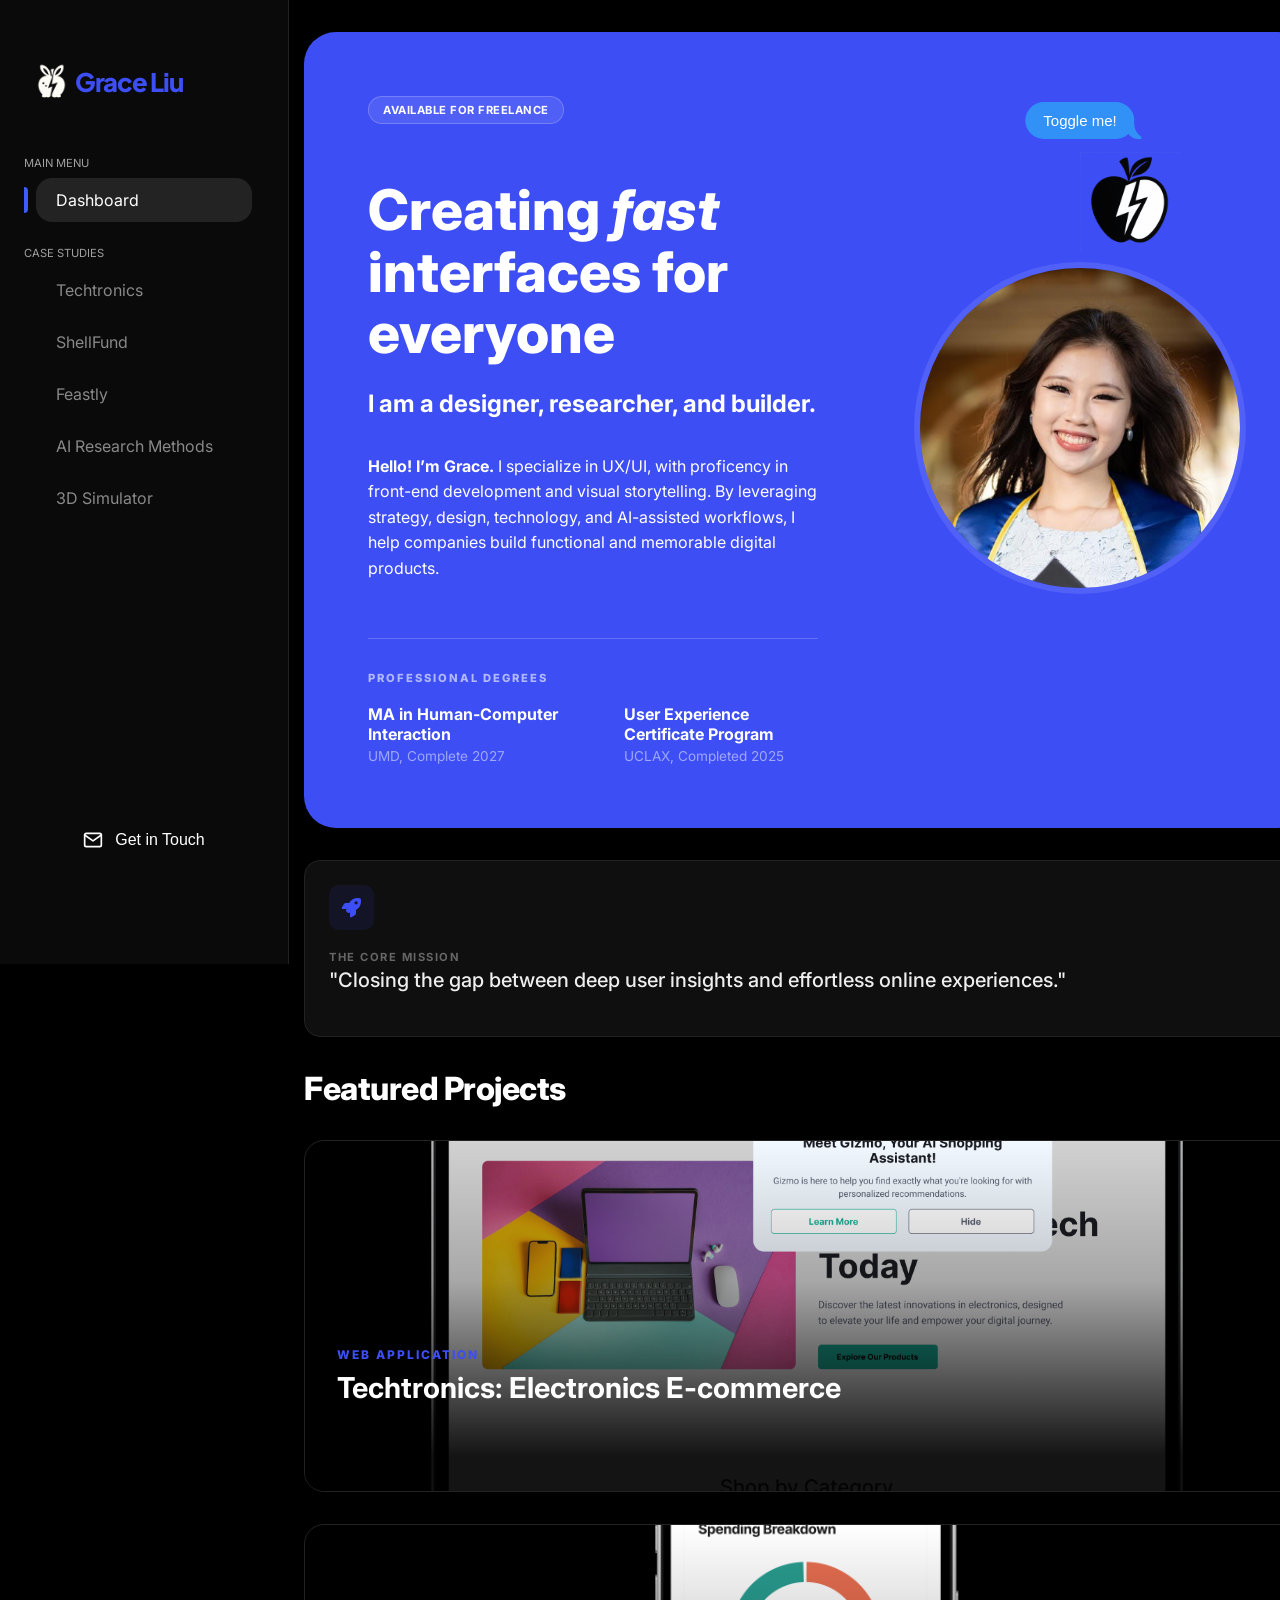
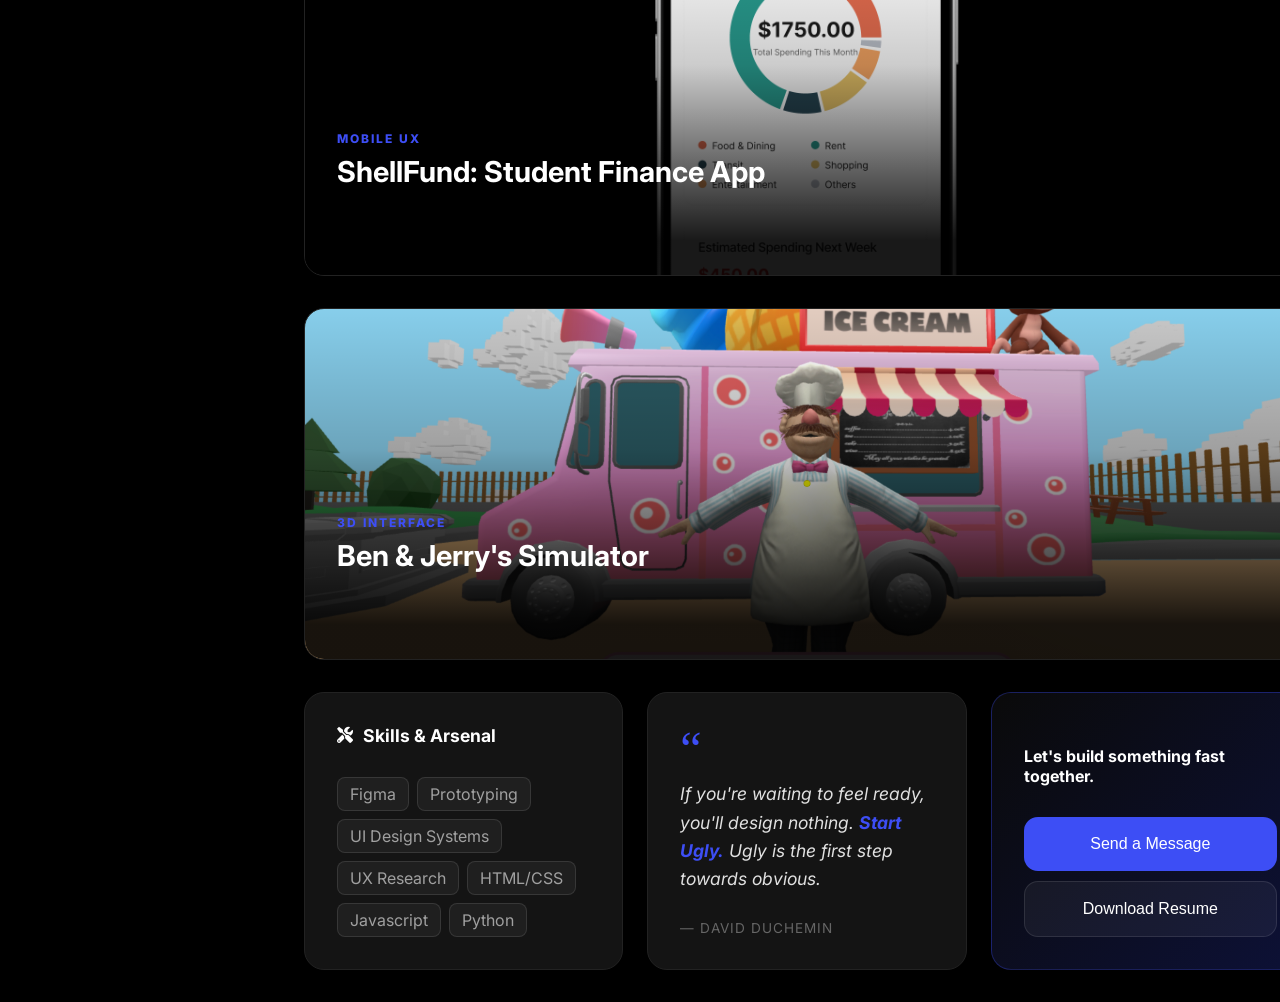
<file: index.html>
<!DOCTYPE html>
<html lang="en">
<head>
    <meta charset="UTF-8">
    <meta name="viewport" content="width=device-width, initial-scale=1.0">
    <title>Grace Liu Dashboard</title>
    <link rel="stylesheet" href="style.css">
    <link rel="stylesheet" href="https://cdnjs.cloudflare.com/ajax/libs/font-awesome/6.0.0/css/all.min.css">
    <link rel="preconnect" href="https://fonts.googleapis.com">
    <link rel="preconnect" href="https://fonts.gstatic.com" crossorigin>
    <link href="https://fonts.googleapis.com/css2?family=Inter:wght@400;500;600&family=Plus+Jakarta+Sans:wght@800&display=swap" rel="stylesheet">
</head>
<body>
    <div class="container">
        <aside class="sidebar" id="sidebar-container"></aside>

        <script>
            fetch('sidebar.html')
                .then(response => {
                    if (!response.ok) throw new Error("Sidebar file not found");
                    return response.text();
                })
                .then(data => {
                    const container = document.getElementById('sidebar-container');
                    container.innerHTML = data;
                    
                    // Logic to highlight the active link
                    const currentPage = window.location.pathname.split("/").pop() || "index.html";
                    const links = {
                        "index.html": "nav-dashboard",
                        "techtronics.html": "nav-techtronics",
                        "shellfund.html": "nav-shellfund"
                    };
                    
                    if (links[currentPage]) {
                        const activeLink = document.getElementById(links[currentPage]);
                        if(activeLink) activeLink.classList.add('active');
                    }
                })
                .catch(err => console.error(err));
        </script>

        <main class="content">
            <section class="hero-card">
                <div class="hero-content-left">
                    <div class="status-badge">
                        Available for freelance
                    </div>
                    
                    <h1 class="hero-title">Creating <em>fast</em> interfaces for everyone<h1>
                    <h2>I am a designer, researcher, and builder.</h2>
                    
                    <div class="hero-specialization">
                        <p><strong>Hello! I’m Grace.</strong> I specialize in UX/UI, with proficency in front-end development and visual storytelling. By leveraging strategy, design, technology, and AI-assisted workflows, I help companies build functional and memorable digital products.</p>
                    </div>

                    <div class="academic-journey">
                        <span class="label">PROFESSIONAL DEGREES</span>
                        <div class="degree-container">
                            <div class="degree">
                                <span class="degree-title">MA in Human-Computer Interaction</span>
                                <span class="degree-status">UMD, Complete 2027</span>
                            </div>
                            <div class="degree">
                                <span class="degree-title">User Experience Certificate Program</span>
                                <span class="degree-status">UCLAX, Completed 2025</span>
                            </div>
                        </div>
                    </div>
                </div>
                <div class="main-content">
                    <div class="hero-container">
                        </div>
                </div>
                <div class="hero-image-right">
                <div class="profile-container">
                    <div class="apple-orbit-wrapper" id="appleOrbit">
                        <div class="apple-clickable-area" id="appleTrigger">
                            <div class="imessage-bubble">
                                <span>Toggle me!</span>
                            </div>
                            <img src="images/apple.png" alt="Rolling Apple" class="orbiting-apple">
                        </div>
                    </div>
                    
                    <div class="image-wrapper">
                        <img src="images/profile.png" alt="Grace Liu Profile">
                    </div>
                </div>
            </div>
            </section>

            <section class="mission-bar">
                <div class="mission-content">
                    <div class="mission-icon">
                        <i class="fas fa-rocket"></i> </div>
                    <p><strong>The Core Mission</strong> "Closing the gap between deep user insights and effortless online experiences."</p>
                </div>
            </section>

            <section class="projects-section">
            <div class="section-header">
                <h3>Featured Projects</h3>
            </div>

            <div class="project-grid">
                <a href="techtronics.html" class="project-card-link">
                    <div class="project-card" style="background-image: url('images/Techtronics.png')">
                        <div class="project-overlay">
                            <span class="category">WEB APPLICATION</span>
                            <h4>Techtronics: Electronics E-commerce</h4>
                            <span class="view-project">Read Case Study <i class="fas fa-chevron-right"></i></span>
                        </div>
                    </div>
                </a>

                <div class="project-card" style="background-image: url('images/ShellFund.png')">
                    <div class="project-overlay">
                        <span class="category">MOBILE UX</span>
                        <h4>ShellFund: Student Finance App</h4>
                        <span class="view-project">Read Case Study <i class="fas fa-chevron-right"></i></span>
                    </div>
                </div>

                <div class="project-card" style="background-image: url('images/Simulator.png')">
                    <div class="project-overlay">
                        <span class="category">3D INTERFACE</span>
                        <h4>Ben & Jerry's Simulator</h4>
                        <span class="view-project">Read Case Study <i class="fas fa-chevron-right"></i></span>
                    </div>
                </div>
            </div>
        </section>

            <section class="bottom-grid">
                <div class="card skills-card">
                    <div class="card-header">
                        <i class="fas fa-tools icon"></i>
                        <h4>Skills & Arsenal</h4>
                    </div>
                    <div class="skill-tags">
                        <span class="tag">Figma</span>
                        <span class="tag">Prototyping</span>
                        <span class="tag">UI Design Systems</span>
                        <span class="tag">UX Research</span>
                        <span class="tag">HTML/CSS</span>
                        <span class="tag">Javascript</span>
                        <span class="tag">Python</span>
                    </div>
                </div>

                <div class="card testimonial-card">
                    <div class="quote-icon">“</div>
                    <p class="quote-text">
                        If you're waiting to feel ready, you'll design nothing. 
                        <span class="highlight">Start Ugly.</span> 
                        Ugly is the first step towards obvious.
                    </p>
                    <div class="author-info">
                        <span class="author-name">— David duChemin</span>
                    </div>
                </div>
                <div class="card cta-card">
                    <h4>Let's build something fast together.</h4>
                    <button class="btn-primary">Send a Message</button>
                    <button class="btn-secondary">Download Resume</button>
                </div>
            </section>
        </main>
    </div>
    <script src="main.js"></script>
</body>
</html>
</file>
<file: style.css>
body {
    margin: 0;
    font-family: 'Inter', sans-serif; /* Standard font for everything */
    background-color: var(--bg-dark);
    color: var(--text-main);
}

:root {
    --bg-dark: #000000;
    --sidebar-bg: #0a0a0a;
    --card-bg: #141414;
    --accent-blue: #3d4ef5;
    --accent-teal: #00f2ea;
    --text-main: #ffffff;
    --text-dim: #a0a0a0;
}

body {
    margin: 0;
    font-family: 'Inter', sans-serif;
    background-color: var(--bg-dark);
    color: var(--text-main);
}

.container {
    display: flex;
    min-height: 100vh;
}

/* Sidebar */
.sidebar {
    width: 240px;
    background-color: var(--sidebar-bg);
    border-right: 1px solid #222;
    padding: 2rem 1.5rem;

    position: fixed;
    height: 100vh; 
    left: 0;
    top: 0;
    
    display: flex;
    flex-direction: column;
    z-index: 100;
}

.sidebar-header {
    display: flex;
    align-items: center;
    gap: 6px; 
    padding: 20px 0;
    min-height: 60px; /* Give the bold font room to breathe */
}

.brand-logo {
    width: 55px; 
    height: 55px;
    object-fit: contain;
    margin-right: -10px; /* This pulls the text closer to the image */
}

.logo-text {
    font-family: 'Plus Jakarta Sans', sans-serif !important;
    font-weight: 800 !important; /* This is the "bulge" - 800 is much thicker than Inter's default */
    font-size: 1.6rem;
    letter-spacing: -0.05em; /* Tightening the letters makes it look like a custom logo */
    color: var(--accent-blue);
    line-height: 1;
}

.content {
    flex: 1;
    margin-left: 240px; 
    padding: 2rem 4rem;
}

.sidebar-footer {
    margin-top: auto; 
    padding-bottom: 4rem;
}

.nav-label {
    font-size: 0.7rem;
    color: var(--text-dim);
    margin: 1.5rem 0 0.5rem;
}

.nav-item {
    display: flex;
    align-items: center;
    gap: 12px;
    padding: 12px 20px;
    margin: 8px 12px; /* Adds space so the pill doesn't touch the sidebar edges */
    color: #888;
    text-decoration: none;
    border-radius: 16px;
    transition: all 0.2s ease;
    position: relative;
}

.nav-item i {
    font-size: 1.1rem;
    width: 20px; /* Keeps icons aligned even if they have different widths */
    text-align: center;
}

/* The Active Highlight Style */
.nav-item.active {
    background-color: rgba(255, 255, 255, 0.1); /* The grey/white transparent pill */
    color: #ffffff;
}

/* Blue Indicator */
.nav-item.active::before {
    content: "";
    position: absolute;
    left: -12px; /* Moves it to the very edge of the sidebar */
    top: 20%;
    height: 60%;
    width: 4px;
    background-color: #3d5cff;
    border-radius: 0 4px 4px 0;
}

/* Hover effect for non-active items */
.nav-item:hover:not(.active) {
    background-color: rgba(255, 255, 255, 0.05);
    color: #bbb;
}

/* Status badge */
.status-badge {
    display: inline-flex;
    align-items: center;
    gap: 8px;
    background: rgba(255, 255, 255, 0.1); /* Soft glass effect */
    backdrop-filter: blur(4px);
    border: 1px solid rgba(255, 255, 255, 0.2);
    padding: 6px 14px;
    border-radius: 100px; /* Perfect pill shape */
    
    font-size: 0.7rem;
    font-weight: 700;
    letter-spacing: 0.5px;
    text-transform: uppercase;
    color: white;
    margin-bottom: 2rem;
}

@keyframes pulse-ring {
    0% {
        transform: scale(0.8);
        opacity: 0.5;
    }
    80%, 100% {
        transform: scale(2.5);
        opacity: 0;
    }
}

/* Hero Section */

.hero-card {
    background-color: var(--accent-blue);
    border-radius: 32px;
    padding: 4rem;
    display: flex;
    align-items: center;
    justify-content: space-between;
    gap: 3rem;
    min-height: 550px; 
    color: white;
    overflow: hidden;
}

.hero-content-left {
    flex: 1.5;
    min-width: 450px;
}

.hero-title {
    font-size: 3.5rem;
    font-weight: 800;
    line-height: 1.1;
    margin: 1.5rem 0;
}

.hero-specialization {
    display: flex;
    flex-direction: column;
    gap: 1.2rem;
    line-height: 1.6;
    margin-bottom: 2.5rem;
    max-width: 600px;
}

.hero-text h1 {
    font-size: 3rem;
    margin: 1rem 0;
    line-height: 1.1;
}

.badge {
    background: rgba(255,255,255,0.1);
    padding: 4px 12px;
    border-radius: 10px;
    font-size: 0.7rem;
}

.profile-container {
    position: relative;
    width: fit-content;
    cursor: pointer;
}

/* APPLE */

.apple-clickable-area {
    position: absolute;
    top: -60px; /* Adjust based on your apple's distance */
    left: 50%;
    transform: translateX(-50%);
    width: 60px;  /* Larger than apple for easier clicking */
    height: 60px;
    cursor: pointer;
    pointer-events: auto; /* IMPORTANT: Enables clicking on the apple */
    z-index: 20;
}

.imessage-bubble {
    position: absolute;
    top: -100px;
    left: 50%;
    transform: translateX(-50%);
    background-color: #3191f7; /* Matching the bright blue in your photo */
    color: white;
    padding: 10px 18px;
    border-radius: 25px;
    font-family: -apple-system, sans-serif;
    font-size: 15px;
    white-space: nowrap;
    z-index: 110;
}

/* The iMessage Tail */
/* The tail base */
.imessage-bubble::after {
    content: "";
    position: absolute;
    bottom: 0;
    right: -7px;
    height: 15px;
    width: 15px;
    background-color: #3191f7;
    border-bottom-left-radius: 12px;
    z-index: -1;
}

/* The "mask" that creates the curve */
.imessage-bubble::before {
    content: "";
    position: absolute;
    bottom: 0;
    right: -15px;
    height: 18px;
    width: 15px;
    background-color: #3d4ef5; /* IMPORTANT: Must match your exact Hero Blue */
    border-bottom-left-radius: 15px;
    z-index: 0;
}

.apple-orbit-wrapper {
    position: absolute;
    top: 0;
    left: 0;
    width: 100%;
    height: 100%;
    z-index: 10;
    transition: transform 2s cubic-bezier(0.4, 0, 0.2, 1);
    pointer-events: none; /* Allows you to click the photo through the wrapper */
}

.orbiting-apple {
    width: 100px;
    height: 100px;
    position: absolute;
    top: -50px; 
    left: 50%;
    transform: translateX(-50%);
    transform: rotate(720deg);
}

.apple-orbit-wrapper.orbiting {
    transform: translate(-50%, -50%) rotate(720deg);
    position: absolute;
    transform: rotate(720deg);
}

/* BIGGER DISTANCE: Moves it across the entire screen */
.rolling-apple.rolled {
    left: calc(100% - 50px); /* Moves it to the far right edge */
    transform: rotate(720deg); /* 720deg makes it spin twice for a long roll */
}

.hero-image img {
    width: 300px;
    height: 300px;
    object-fit: cover;
    border-radius: 50%;
    border: 8px solid rgba(255,255,255,0.1);
}

.quote-text .highlight {
    color: #3d4ef5;
    font-weight: 700; 
}

/* Specialization Layout */
.specialization-grid {
    display: grid;
    grid-template-columns: repeat(3, 1fr);
    gap: 2rem;
}

.spec-item {
    font-size: 0.95rem;
    line-height: 1.5;
    opacity: 0.9;
}

.spec-item i {
    font-size: 1.2rem;
    margin-bottom: 1rem;
    display: block;
}

.spec-item strong {
    display: block;
    font-size: 1.1rem;
    margin-bottom: 0.5rem;
}

.academic-journey {
    border-top: 1px solid rgba(255, 255, 255, 0.2);
    padding-top: 2rem;
    margin-top: auto; /* Pushes it to the bottom of the text area */
}

/* The "ACADEMIC JOURNEY" Label */
.academic-journey .label {
    display: block;
    font-size: 0.7rem;
    font-weight: 800;
    letter-spacing: 2px;
    color: rgba(255, 255, 255, 0.6); /* Slightly dimmed white */
    text-transform: uppercase;
    margin-bottom: 1.2rem;
}

.degree-container {
    display: flex;
    gap: 4rem; /* Keeps them from touching when window is small */
}

.degree {
    display: flex;
    flex-direction: column;
    gap: 4px;
}

.degree-title {
    font-size: 1rem;
    font-weight: 700;
    color: #ffffff;
}

.degree-status {
    font-size: 0.85rem;
    color: rgba(255, 255, 255, 0.5);
    font-weight: 400;
}

/* Image Handling */
.hero-image-right {
    flex: 1;
    display: flex;
    justify-content: flex-end;
}

.image-wrapper img {
    width: 320px; /* Keep this constant so it doesn't jump sizes */
    height: 320px;
    object-fit: cover;
    border-radius: 50%;
    border: 6px solid rgba(255, 255, 255, 0.1);
}

/* Core Mission */
.mission-bar {
    background: #0f0f0f;
    border: 1px solid #222;
    border-radius: 16px;
    padding: 1.5rem;
    margin: 2rem 0;
}

.mission-content p {
    display: flex;
    flex-direction: column; /* Stacks label above the quote */
    gap: 4px;
}

.mission-icon {
    background: rgba(61, 78, 245, 0.1);
    color: var(--accent-blue);
    width: 45px;
    height: 45px;
    display: flex;
    align-items: center;
    justify-content: center;
    border-radius: 10px;
    font-size: 1.2rem;
}

/* The Label */
.mission-content strong {
    font-size: 0.7rem;
    text-transform: uppercase;
    letter-spacing: 1.5px;
    color: #666; /* Dimmed color for secondary info */
    font-weight: 700;
}

/* The Quote */
.mission-content {
    font-size: 1.25rem; /* Larger font for the actual mission statement */
    font-weight: 500;
    color: #eeeeee;
}

/* Projects */
.projects-section h3 {
    font-size: 2rem;
    font-weight: 800;
    margin-bottom: 0.5rem;
    letter-spacing: -0.5px;
}

.project-card-link, 
.project-card-link:visited {
    text-decoration: none;
    color: #ffffff;
}

.project-card {
    position: relative;
    height: 350px;
    border-radius: 20px;
    overflow: hidden;
    background-size: cover;
    background-position: center;
    border: 1px solid #222;
    transition: transform 0.4s ease;
}

.project-overlay {
    position: absolute;
    inset: 0;
    background: linear-gradient(to top, rgba(0,0,0,0.9) 10%, rgba(0,0,0,0.2) 60%, transparent);
    padding: 2rem;
    display: flex;
    flex-direction: column;
    justify-content: flex-end;
}

/* Typography Hierarchy */
.project-grid {
    display: flex;            
    flex-direction: column;    
    gap: 2rem;           
    margin-top: 2rem;
}

/* Project Overlay Hierarchy */
.project-overlay h4 {
    font-size: 1.8rem; /* Make the title much larger */
    font-weight: 700;
    color: #ffffff !important; /* Force white */
    margin-top: 0.5rem;
}

.project-overlay .category {
    color: var(--accent-blue);
    font-size: 0.75rem;
    font-weight: 800;
    text-transform: uppercase;
    letter-spacing: 2px;
}

.view-project {
    font-size: 0.85rem;
    color: #888;
    display: flex;
    align-items: center;
    gap: 8px;
    opacity: 0; /* Hidden until hover */
    transform: translateY(10px);
    transition: all 0.3s ease;
}

.project-card:hover .view-project {
    opacity: 1;
    transform: translateY(0);
}

.project-card:hover {
    transform: scale(1.02);
    border-color: #444;
}

.btn-outline {
    background: transparent;
    color: #ffffff;
    
    /* Create the dashed border */
    border: 1px dashed rgba(255, 255, 255, 0.3); 
    
    /* Pill shape (use a large number like 50px or 100px) */
    border-radius: 100px;
    
    /* Layout and Spacing */
    display: flex;
    align-items: center;
    justify-content: center;
    gap: 10px; /* Space between the icon and text */
    padding: 12px 24px;
    
    cursor: pointer;
    font-size: 0.9rem;
    transition: all 0.3s ease;
    width: 100%; /* If you want it to fill the sidebar width */
}

/* Hover effect to make it feel interactive */
.btn-outline:hover {
    background: rgba(255, 255, 255, 0.05);
    border-color: rgba(255, 255, 255, 0.6);
}

/* Bottom Grid */
.bottom-grid {
    display: grid;
    grid-template-columns: 1fr 1fr 1fr;
    gap: 1.5rem;
    margin-top: 2rem;
}

/* General Card Styling Improvements */
.card {
    background-color: #141414; /* Dark grey card bg */
    border: 1px solid #222;
    border-radius: 20px;
    padding: 2rem; /* Give the content room to breathe */
    display: flex;
    flex-direction: column;
    justify-content: space-between;
}

/* Skills Card UI */
.card-header {
    display: flex;
    align-items: center;
    gap: 10px;
    margin-bottom: 1.5rem;
}

.card-header h4 {
    margin: 0;
    font-size: 1.1rem;
    color: #fff;
}

.skill-tags {
    display: flex;
    flex-wrap: wrap;
    gap: 8px;
}

.tag {
    background: rgba(255, 255, 255, 0.05);
    border: 1px solid rgba(255, 255, 255, 0.1);
    color: #a0a0a0;
    padding: 6px 12px;
    border-radius: 8px;
    font-size: 1rem;
    transition: all 0.3s ease;
}

.tag:hover {
    background: var(--accent-blue);
    color: #fff;
    border-color: var(--accent-blue);
}

/* Testimonial Card UI */
.quote-icon {
    font-family: serif;
    font-size: 3rem;
    color: var(--accent-blue);
    line-height: 1;
    margin-bottom: -10px;
}

.quote-text {
    font-size: 1.1rem;
    line-height: 1.6;
    color: #e0e0e0;
    margin-bottom: 1.5rem;
    font-style: italic;
}

.author-name {
    font-size: 0.85rem;
    color: #666;
    text-transform: uppercase;
    letter-spacing: 1px;
}

.cta-card {
    background: linear-gradient(135deg, #0a0a0a 0%, #0d1137 100%); /* Deep blue tint instead of teal */
    border: 1px solid rgba(61, 78, 245, 0.3); /* Uses your primary blue */
    display: flex;
    flex-direction: column;
    justify-content: space-between;
}

/* base button styles */
.btn-primary, .btn-secondary, .btn-outline {
    padding: 18px 24px; 
    display: flex;
    align-items: center;
    justify-content: center;
    gap: 12px;
    font-size: 1rem;
    font-weight: 400;
    border-radius: 14px; /* Slightly more rounded for the taller height */
    cursor: pointer;
    transition: all 0.3s ease;
    width: 100%;
    border: none;
}

/* Primary Button (Send a Message) */
.btn-primary {
    background-color: var(--accent-blue); /* Using your theme blue */
    color: white;
}

.btn-primary:hover {
    filter: brightness(1.1);
    transform: translateY(-2px);
}

/* Secondary Button (Download CV) */
.btn-secondary {
    background-color: rgba(255, 255, 255, 0.05);
    color: white;
    border: 1px solid rgba(255, 255, 255, 0.1);
}

.btn-secondary:hover {
    background-color: rgba(255, 255, 255, 0.1);
    border-color: rgba(255, 255, 255, 0.2);
}

/* Ensure the CTA card buttons have proper spacing */
.cta-button-group {
    display: flex;
    flex-direction: column;
    padding: 10rem; /* Space between the two stacked buttons */
    margin-top: 24px;
}

/* Project Specific Styles */
.accent-text {
    color: var(--accent-blue);
}

.project-hero {
    display: grid;
    grid-template-columns: 1fr 1fr; /* Balanced columns */
    gap: 3rem;
    padding-bottom: 5rem;
    align-items: center;
}

.meta-info {
    display: flex;
    gap: 2rem;
    margin: 2rem 0;
}

.meta-item span {
    display: block;
    font-size: 0.7rem;
    color: var(--text-dim);
    margin-bottom: 4px;
}

.stats-row {
    display: flex;
    gap: 1rem;
    margin-top: 2rem;
}

.stat-box {
    background: #111;
    padding: 1.5rem;
    border-radius: 12px;
    flex: 1;
    border: 1px solid #222;
}

.stat-box h3 { margin: 0; font-size: 1.5rem; color: var(--accent-teal); }
.stat-box p { margin: 5px 0 0; font-size: 0.8rem; color: var(--text-dim); }

/* Mockup area */
/* Techtronics */
.hero-right {
    display: flex;
    justify-content: center; /* Centers horizontally */
    align-items: center;     /* Centers vertically */
    width: 100%;
}

.mockup-container {
    width: 320px;
    height: 400px;
    min-width: 320px;
    flex-shrink: 0;
    background: none !important; 
    
    border: none !important;
    overflow: hidden !important; 
    border-radius: 40px !important;
    
    display: flex;
    justify-content: center;
    align-items: center;
}

.mockup-container img {
    width: 100%;
    height: 100%;
    object-fit: contain; 
    border-radius: 100px !important; 
}

.visual-grid {
    display: grid;
    grid-template-columns: 1fr 1fr; /* Creates two equal columns */
    gap: 2rem;
    margin-top: 2rem;
}

.grid-item {
    background: #0a0a0a;
    border: 1px solid #222;
    border-radius: 20px;
    padding: 1.5rem;
    display: flex;
    flex-direction: column;
    gap: 1rem;
}

.grid-item img {
    width: 100%;
    height: 300px; /* Fixed height to keep them uniform */
    object-fit: cover; /* Crops image to fill the space without stretching */
    border-radius: 12px;
}

.grid-item .caption {
    font-size: 0.8rem;
    color: var(--text-dim);
    text-transform: uppercase;
    letter-spacing: 1px;
}

.mockup-container {
    /* FIXED SIZE LOCKS from before */
    width: 320px;
    height: 520px;
    min-width: 320px;
    flex-shrink: 0;

    /* THE VISUAL FIXES */
    background: white;
    border: none !important;      /* Removes the bordered edges */
    border-radius: 40px;          /* Rounds the rectangle corners */
    
    /* ADDING DEPTH */
    box-shadow: 0 10px 30px rgba(0, 0, 0, 0.3); /* Softens the look against the black background */
    
    padding: 20px;
    display: flex;
    justify-content: center;
    align-items: center;
    overflow: hidden;
}

/* Sections */
.details-section {
    margin-top: 4rem;
    border-top: 1px solid #222;
    padding-top: 3rem;
}

.two-col {
    display: grid;
    grid-template-columns: 1fr 1fr;
    gap: 4rem;
}

.objectives-card {
    background: #181818;
    padding: 2rem;
    border-radius: 20px;
}

.obj-item {
    margin-bottom: 1.5rem;
}

.obj-item strong { color: var(--accent-teal); font-size: 0.9rem; }
.obj-item p { margin: 5px 0 0; font-size: 0.8rem; color: var(--text-dim); }
</file>
